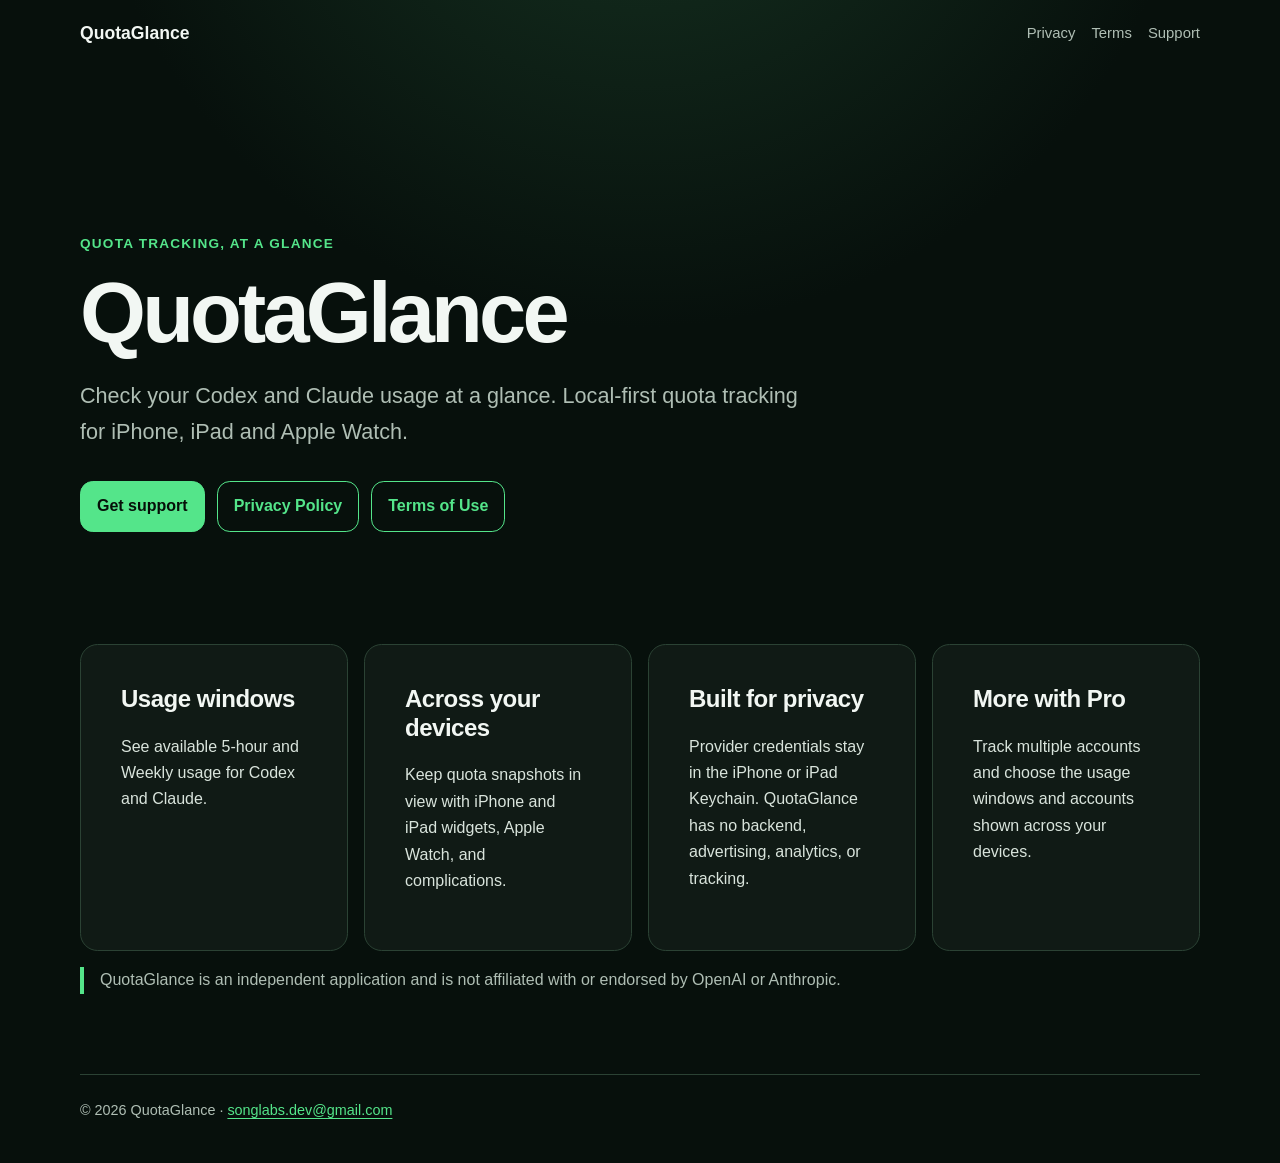
<file: index.html>
<!doctype html>
<html lang="en"><head><meta charset="utf-8"><meta name="viewport" content="width=device-width, initial-scale=1"><meta name="description" content="QuotaGlance — local-first quota tracking for Codex and Claude on iPhone, iPad, widgets, and Apple Watch."><title>QuotaGlance</title><link rel="stylesheet" href="assets/site.css"></head>
<body><header><a class="brand" href="./">QuotaGlance</a><nav aria-label="Main navigation"><a href="privacy/">Privacy</a><a href="terms/">Terms</a><a href="support/">Support</a></nav></header>
<main><section class="hero"><p class="eyebrow">Quota tracking, at a glance</p><h1>QuotaGlance</h1><p class="lead">Check your Codex and Claude usage at a glance. Local-first quota tracking for iPhone, iPad and Apple Watch.</p><div class="actions"><a class="button" href="support/">Get support</a><a class="button secondary" href="privacy/">Privacy Policy</a><a class="button secondary" href="terms/">Terms of Use</a></div></section>
<section class="grid" aria-label="Features"><article class="card"><h2>Usage windows</h2><p>See available 5-hour and Weekly usage for Codex and Claude.</p></article><article class="card"><h2>Across your devices</h2><p>Keep quota snapshots in view with iPhone and iPad widgets, Apple Watch, and complications.</p></article><article class="card"><h2>Built for privacy</h2><p>Provider credentials stay in the iPhone or iPad Keychain. QuotaGlance has no backend, advertising, analytics, or tracking.</p></article><article class="card"><h2>More with Pro</h2><p>Track multiple accounts and choose the usage windows and accounts shown across your devices.</p></article></section>
<p class="notice">QuotaGlance is an independent application and is not affiliated with or endorsed by OpenAI or Anthropic.</p></main>
<footer>© 2026 QuotaGlance · <a href="mailto:songlabs.dev@gmail.com">songlabs.dev@gmail.com</a></footer></body></html>
</file>
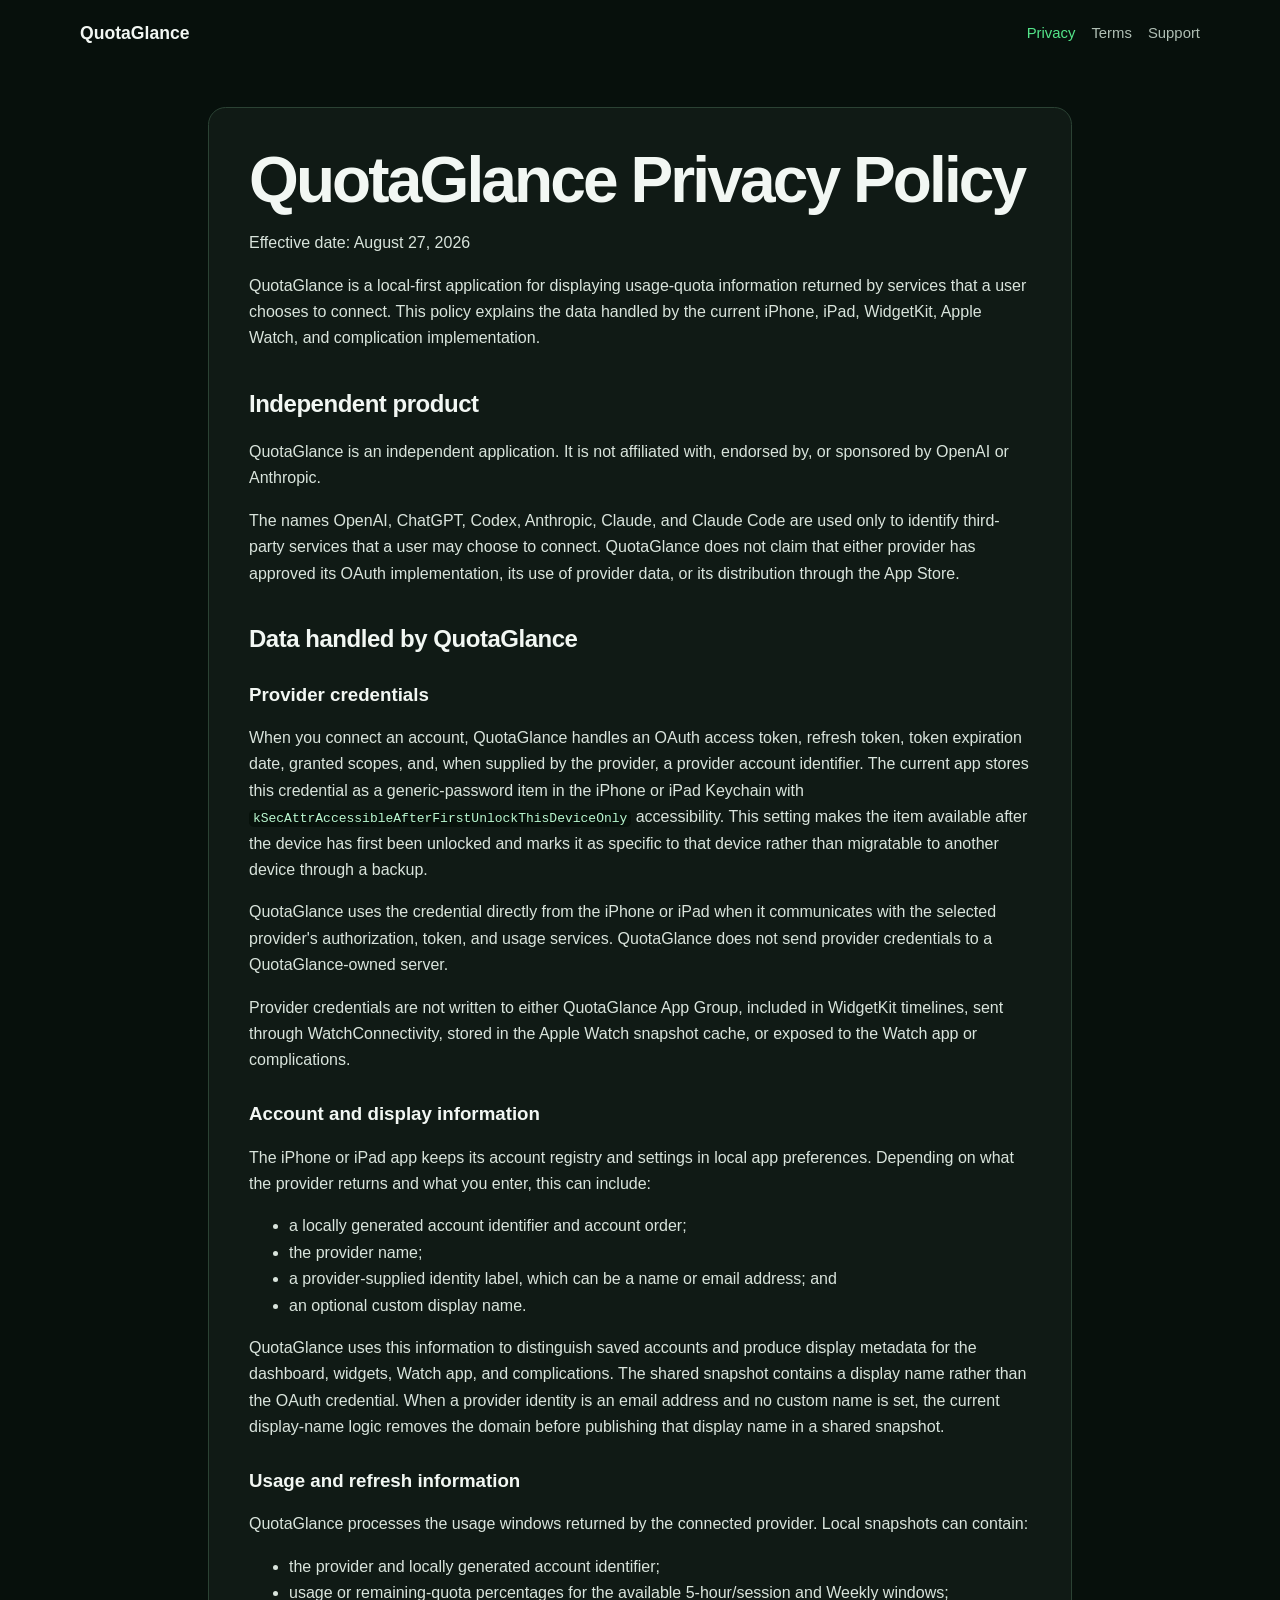
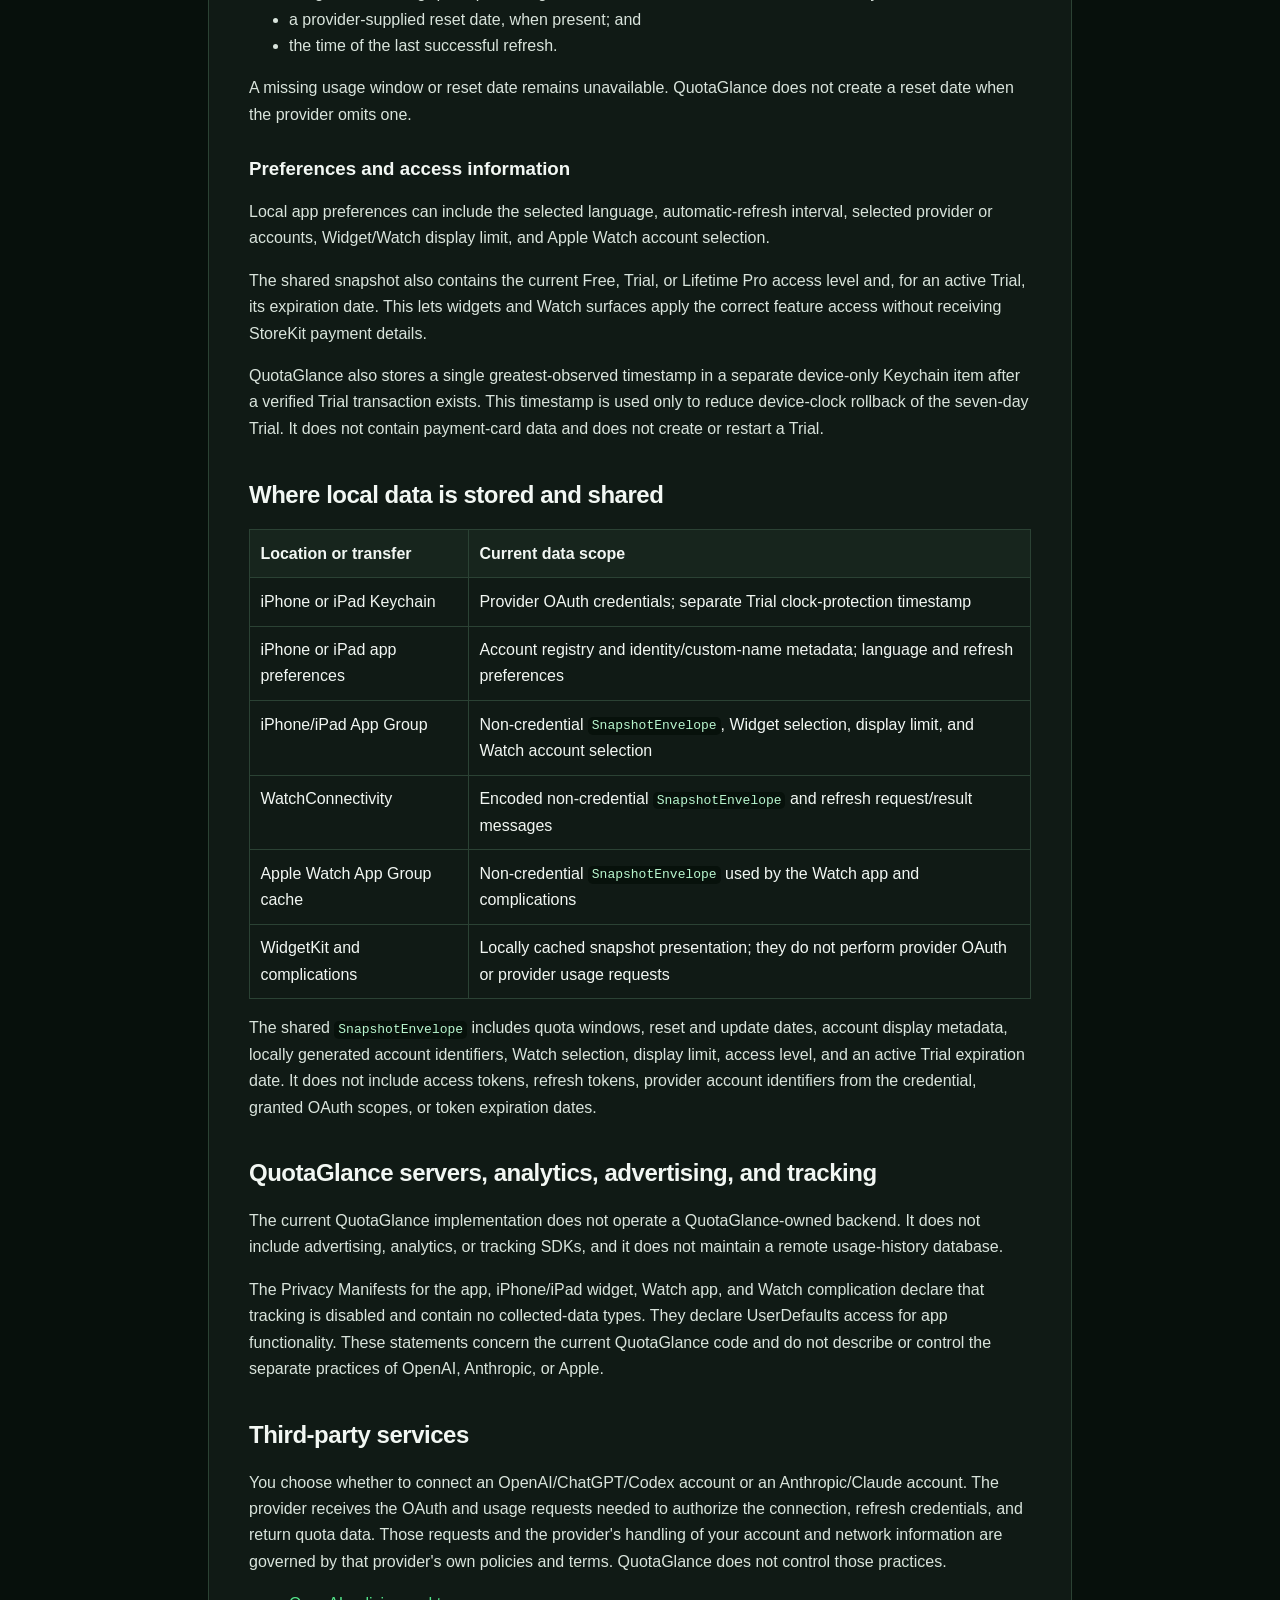
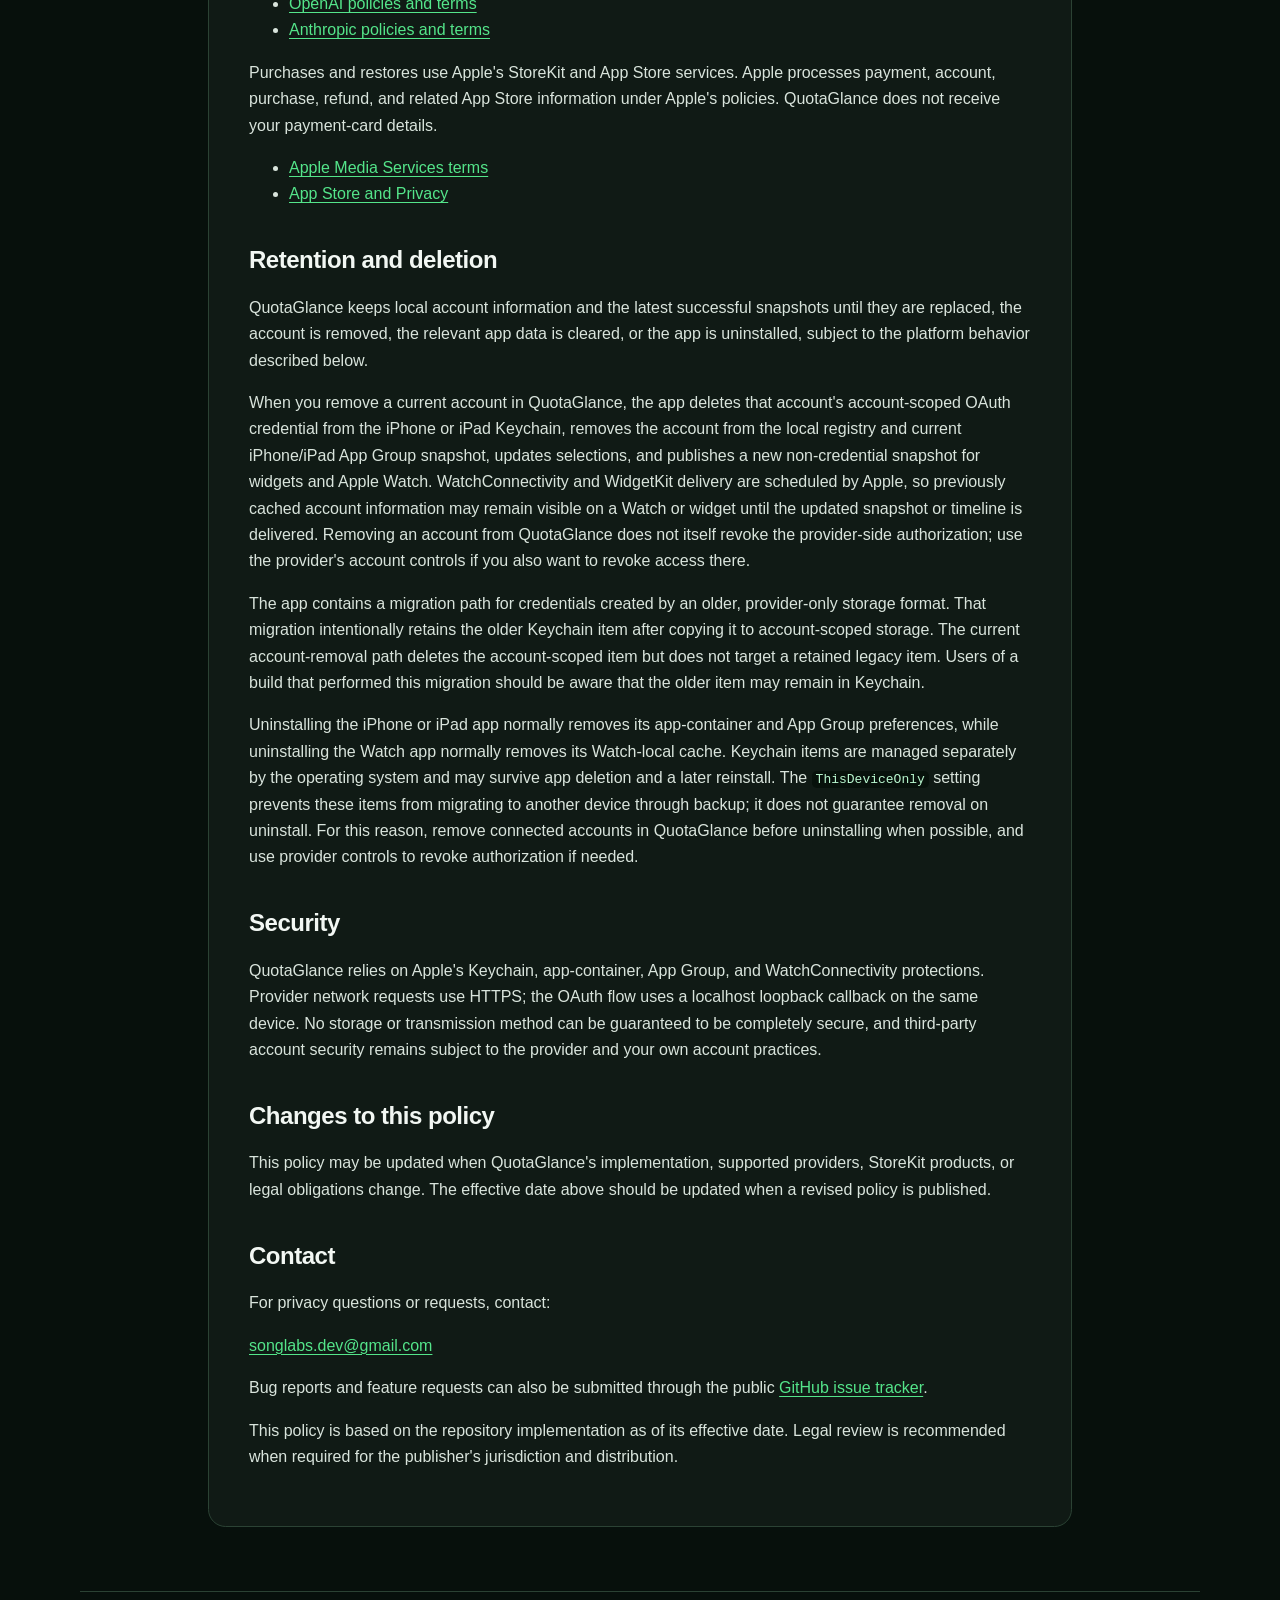
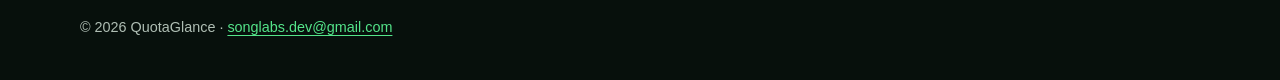
<file: privacy/index.html>
<!doctype html>
<html lang="en"><head><meta charset="utf-8"><meta name="viewport" content="width=device-width, initial-scale=1"><meta name="description" content="Privacy Policy · QuotaGlance"><title>Privacy Policy · QuotaGlance</title><link rel="stylesheet" href="../assets/site.css"></head>
<body><header><a class="brand" href="../">QuotaGlance</a><nav aria-label="Main navigation"><a href="../privacy/" aria-current="page">Privacy</a><a href="../terms/">Terms</a><a href="../support/">Support</a></nav></header>
<main><article class="legal"><h1>QuotaGlance Privacy Policy</h1>
<p>Effective date: August 27, 2026</p>
<p>QuotaGlance is a local-first application for displaying usage-quota information returned by services that a user chooses to connect. This policy explains the data handled by the current iPhone, iPad, WidgetKit, Apple Watch, and complication implementation.</p>
<h2>Independent product</h2>
<p>QuotaGlance is an independent application. It is not affiliated with, endorsed by, or sponsored by OpenAI or Anthropic.</p>
<p>The names OpenAI, ChatGPT, Codex, Anthropic, Claude, and Claude Code are used only to identify third-party services that a user may choose to connect. QuotaGlance does not claim that either provider has approved its OAuth implementation, its use of provider data, or its distribution through the App Store.</p>
<h2>Data handled by QuotaGlance</h2>
<h3>Provider credentials</h3>
<p>When you connect an account, QuotaGlance handles an OAuth access token, refresh token, token expiration date, granted scopes, and, when supplied by the provider, a provider account identifier. The current app stores this credential as a generic-password item in the iPhone or iPad Keychain with <code>kSecAttrAccessibleAfterFirstUnlockThisDeviceOnly</code> accessibility. This setting makes the item available after the device has first been unlocked and marks it as specific to that device rather than migratable to another device through a backup.</p>
<p>QuotaGlance uses the credential directly from the iPhone or iPad when it communicates with the selected provider's authorization, token, and usage services. QuotaGlance does not send provider credentials to a QuotaGlance-owned server.</p>
<p>Provider credentials are not written to either QuotaGlance App Group, included in WidgetKit timelines, sent through WatchConnectivity, stored in the Apple Watch snapshot cache, or exposed to the Watch app or complications.</p>
<h3>Account and display information</h3>
<p>The iPhone or iPad app keeps its account registry and settings in local app preferences. Depending on what the provider returns and what you enter, this can include:</p>
<ul><li>a locally generated account identifier and account order;</li><li>the provider name;</li><li>a provider-supplied identity label, which can be a name or email address; and</li><li>an optional custom display name.</li></ul>
<p>QuotaGlance uses this information to distinguish saved accounts and produce display metadata for the dashboard, widgets, Watch app, and complications. The shared snapshot contains a display name rather than the OAuth credential. When a provider identity is an email address and no custom name is set, the current display-name logic removes the domain before publishing that display name in a shared snapshot.</p>
<h3>Usage and refresh information</h3>
<p>QuotaGlance processes the usage windows returned by the connected provider. Local snapshots can contain:</p>
<ul><li>the provider and locally generated account identifier;</li><li>usage or remaining-quota percentages for the available 5-hour/session and Weekly windows;</li><li>a provider-supplied reset date, when present; and</li><li>the time of the last successful refresh.</li></ul>
<p>A missing usage window or reset date remains unavailable. QuotaGlance does not create a reset date when the provider omits one.</p>
<h3>Preferences and access information</h3>
<p>Local app preferences can include the selected language, automatic-refresh interval, selected provider or accounts, Widget/Watch display limit, and Apple Watch account selection.</p>
<p>The shared snapshot also contains the current Free, Trial, or Lifetime Pro access level and, for an active Trial, its expiration date. This lets widgets and Watch surfaces apply the correct feature access without receiving StoreKit payment details.</p>
<p>QuotaGlance also stores a single greatest-observed timestamp in a separate device-only Keychain item after a verified Trial transaction exists. This timestamp is used only to reduce device-clock rollback of the seven-day Trial. It does not contain payment-card data and does not create or restart a Trial.</p>
<h2>Where local data is stored and shared</h2>
<table><thead><tr><th>Location or transfer</th><th>Current data scope</th></tr></thead><tbody>
<tr><td>iPhone or iPad Keychain</td><td>Provider OAuth credentials; separate Trial clock-protection timestamp</td></tr>
<tr><td>iPhone or iPad app preferences</td><td>Account registry and identity/custom-name metadata; language and refresh preferences</td></tr>
<tr><td>iPhone/iPad App Group</td><td>Non-credential <code>SnapshotEnvelope</code>, Widget selection, display limit, and Watch account selection</td></tr>
<tr><td>WatchConnectivity</td><td>Encoded non-credential <code>SnapshotEnvelope</code> and refresh request/result messages</td></tr>
<tr><td>Apple Watch App Group cache</td><td>Non-credential <code>SnapshotEnvelope</code> used by the Watch app and complications</td></tr>
<tr><td>WidgetKit and complications</td><td>Locally cached snapshot presentation; they do not perform provider OAuth or provider usage requests</td></tr>
</tbody></table>
<p>The shared <code>SnapshotEnvelope</code> includes quota windows, reset and update dates, account display metadata, locally generated account identifiers, Watch selection, display limit, access level, and an active Trial expiration date. It does not include access tokens, refresh tokens, provider account identifiers from the credential, granted OAuth scopes, or token expiration dates.</p>
<h2>QuotaGlance servers, analytics, advertising, and tracking</h2>
<p>The current QuotaGlance implementation does not operate a QuotaGlance-owned backend. It does not include advertising, analytics, or tracking SDKs, and it does not maintain a remote usage-history database.</p>
<p>The Privacy Manifests for the app, iPhone/iPad widget, Watch app, and Watch complication declare that tracking is disabled and contain no collected-data types. They declare UserDefaults access for app functionality. These statements concern the current QuotaGlance code and do not describe or control the separate practices of OpenAI, Anthropic, or Apple.</p>
<h2>Third-party services</h2>
<p>You choose whether to connect an OpenAI/ChatGPT/Codex account or an Anthropic/Claude account. The provider receives the OAuth and usage requests needed to authorize the connection, refresh credentials, and return quota data. Those requests and the provider's handling of your account and network information are governed by that provider's own policies and terms. QuotaGlance does not control those practices.</p>
<ul><li><a href="https://openai.com/policies/">OpenAI policies and terms</a></li><li><a href="https://privacy.anthropic.com/en/collections/10672414-policies-terms-of-service">Anthropic policies and terms</a></li></ul>
<p>Purchases and restores use Apple's StoreKit and App Store services. Apple processes payment, account, purchase, refund, and related App Store information under Apple's policies. QuotaGlance does not receive your payment-card details.</p>
<ul><li><a href="https://www.apple.com/legal/internet-services/">Apple Media Services terms</a></li><li><a href="https://www.apple.com/legal/privacy/data/en/appstore/">App Store and Privacy</a></li></ul>
<h2>Retention and deletion</h2>
<p>QuotaGlance keeps local account information and the latest successful snapshots until they are replaced, the account is removed, the relevant app data is cleared, or the app is uninstalled, subject to the platform behavior described below.</p>
<p>When you remove a current account in QuotaGlance, the app deletes that account's account-scoped OAuth credential from the iPhone or iPad Keychain, removes the account from the local registry and current iPhone/iPad App Group snapshot, updates selections, and publishes a new non-credential snapshot for widgets and Apple Watch. WatchConnectivity and WidgetKit delivery are scheduled by Apple, so previously cached account information may remain visible on a Watch or widget until the updated snapshot or timeline is delivered. Removing an account from QuotaGlance does not itself revoke the provider-side authorization; use the provider's account controls if you also want to revoke access there.</p>
<p>The app contains a migration path for credentials created by an older, provider-only storage format. That migration intentionally retains the older Keychain item after copying it to account-scoped storage. The current account-removal path deletes the account-scoped item but does not target a retained legacy item. Users of a build that performed this migration should be aware that the older item may remain in Keychain.</p>
<p>Uninstalling the iPhone or iPad app normally removes its app-container and App Group preferences, while uninstalling the Watch app normally removes its Watch-local cache. Keychain items are managed separately by the operating system and may survive app deletion and a later reinstall. The <code>ThisDeviceOnly</code> setting prevents these items from migrating to another device through backup; it does not guarantee removal on uninstall. For this reason, remove connected accounts in QuotaGlance before uninstalling when possible, and use provider controls to revoke authorization if needed.</p>
<h2>Security</h2>
<p>QuotaGlance relies on Apple's Keychain, app-container, App Group, and WatchConnectivity protections. Provider network requests use HTTPS; the OAuth flow uses a localhost loopback callback on the same device. No storage or transmission method can be guaranteed to be completely secure, and third-party account security remains subject to the provider and your own account practices.</p>
<h2>Changes to this policy</h2>
<p>This policy may be updated when QuotaGlance's implementation, supported providers, StoreKit products, or legal obligations change. The effective date above should be updated when a revised policy is published.</p>
<h2>Contact</h2>
<p>For privacy questions or requests, contact:</p>
<p><a href="mailto:songlabs.dev@gmail.com">songlabs.dev@gmail.com</a></p>
<p>Bug reports and feature requests can also be submitted through the public <a href="https://github.com/songlabs/QuotaGlance/issues">GitHub issue tracker</a>.</p>
<p>This policy is based on the repository implementation as of its effective date. Legal review is recommended when required for the publisher's jurisdiction and distribution.</p></article></main>
<footer>© 2026 QuotaGlance · <a href="mailto:songlabs.dev@gmail.com">songlabs.dev@gmail.com</a></footer></body></html>
</file>
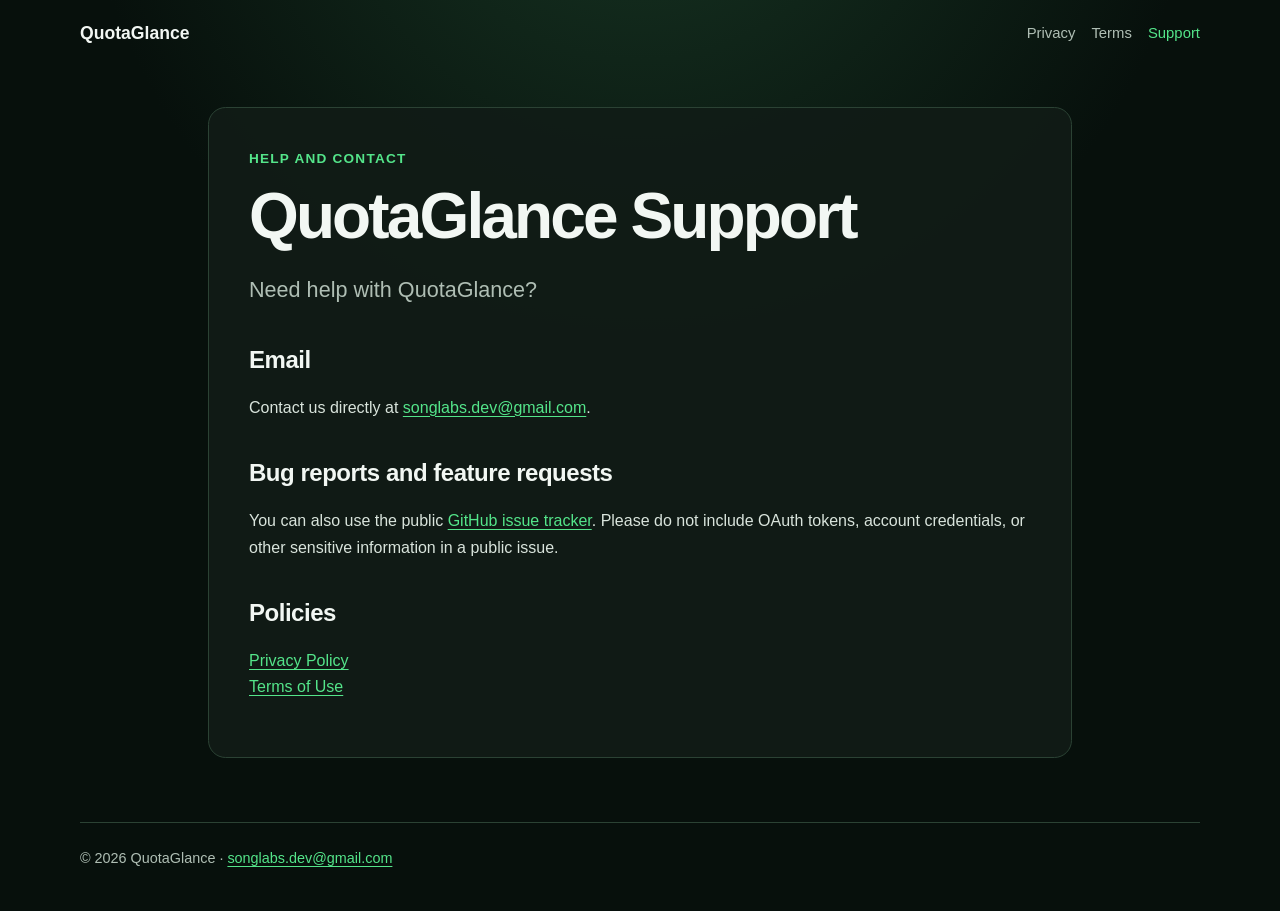
<file: support/index.html>
<!doctype html><html lang="en"><head><meta charset="utf-8"><meta name="viewport" content="width=device-width, initial-scale=1"><meta name="description" content="Contact QuotaGlance Support."><title>Support · QuotaGlance</title><link rel="stylesheet" href="../assets/site.css"></head><body>
<header><a class="brand" href="../">QuotaGlance</a><nav aria-label="Main navigation"><a href="../privacy/">Privacy</a><a href="../terms/">Terms</a><a href="./" aria-current="page">Support</a></nav></header>
<main><section class="legal"><p class="eyebrow">Help and contact</p><h1>QuotaGlance Support</h1><p class="lead">Need help with QuotaGlance?</p><h2>Email</h2><p>Contact us directly at <a href="mailto:songlabs.dev@gmail.com">songlabs.dev@gmail.com</a>.</p><h2>Bug reports and feature requests</h2><p>You can also use the public <a href="https://github.com/songlabs/QuotaGlance/issues">GitHub issue tracker</a>. Please do not include OAuth tokens, account credentials, or other sensitive information in a public issue.</p><h2>Policies</h2><p><a href="../privacy/">Privacy Policy</a><br><a href="../terms/">Terms of Use</a></p></section></main>
<footer>© 2026 QuotaGlance · <a href="mailto:songlabs.dev@gmail.com">songlabs.dev@gmail.com</a></footer></body></html>
</file>
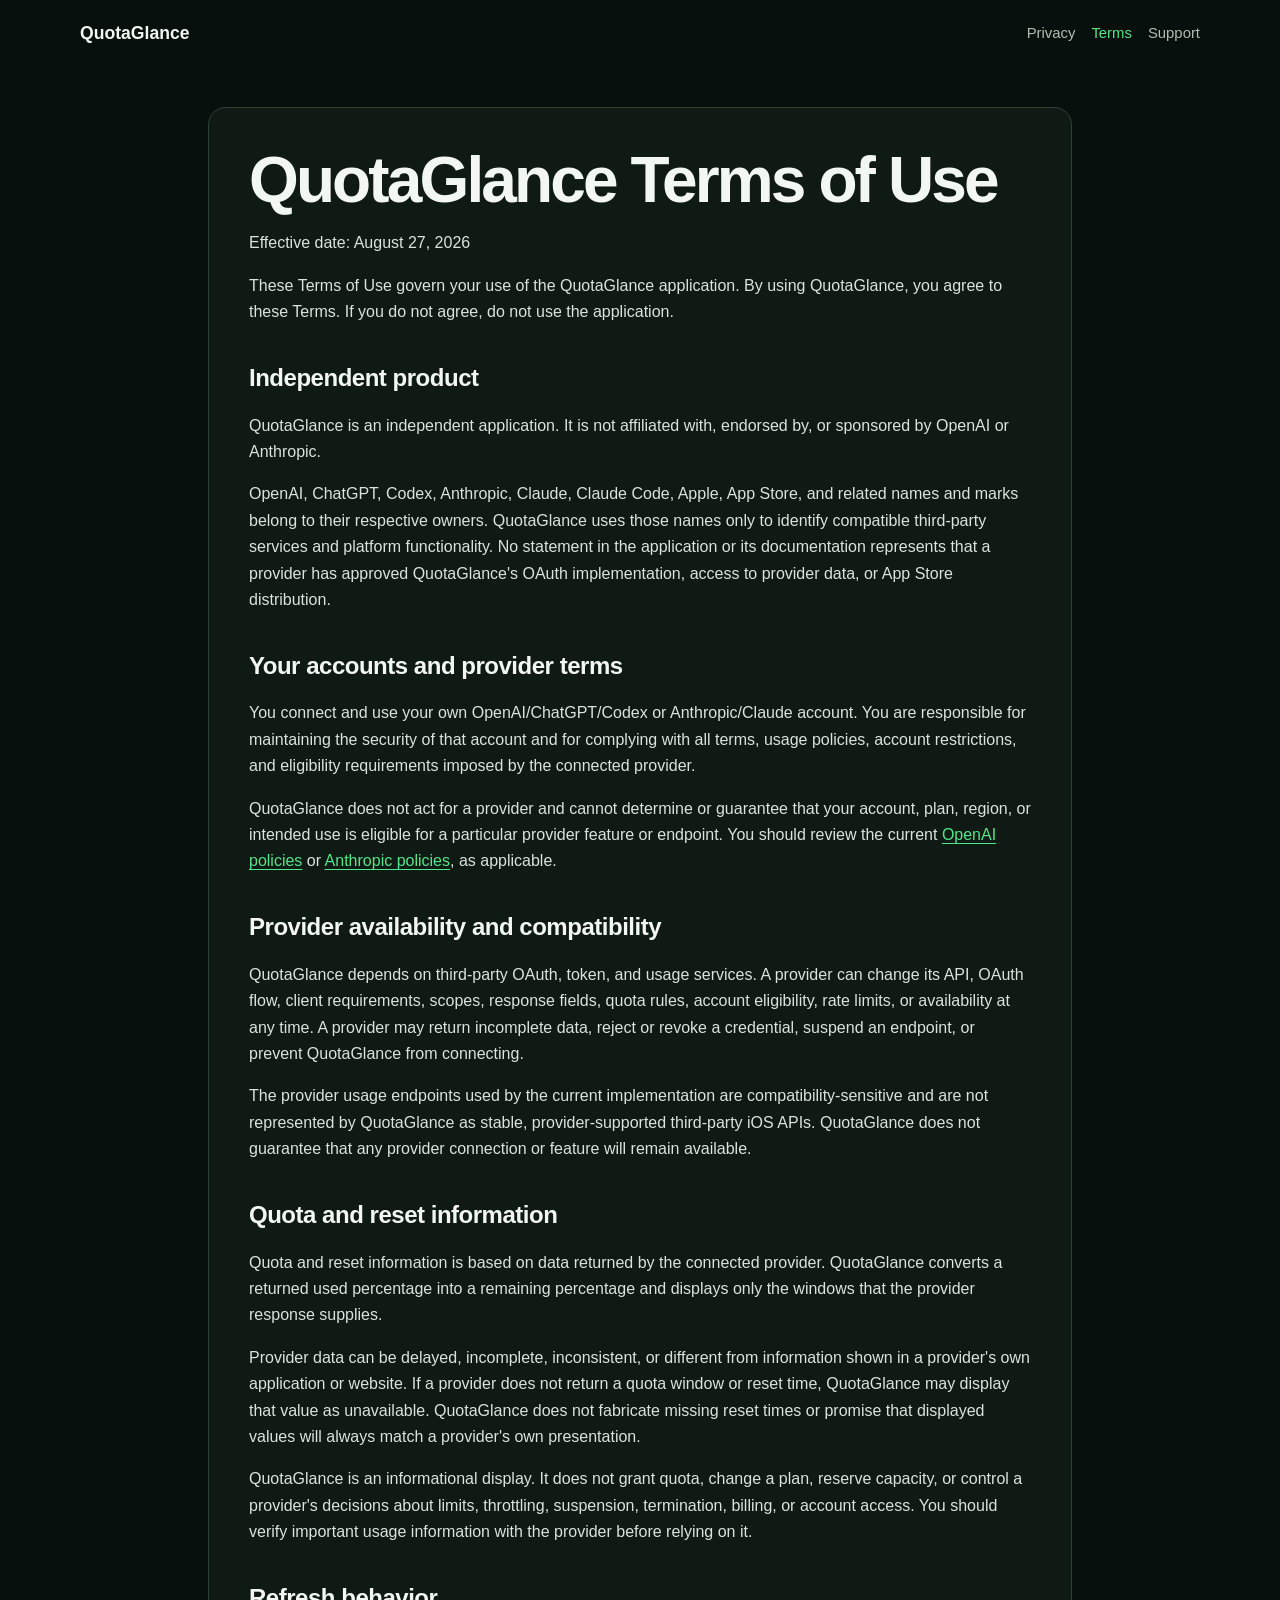
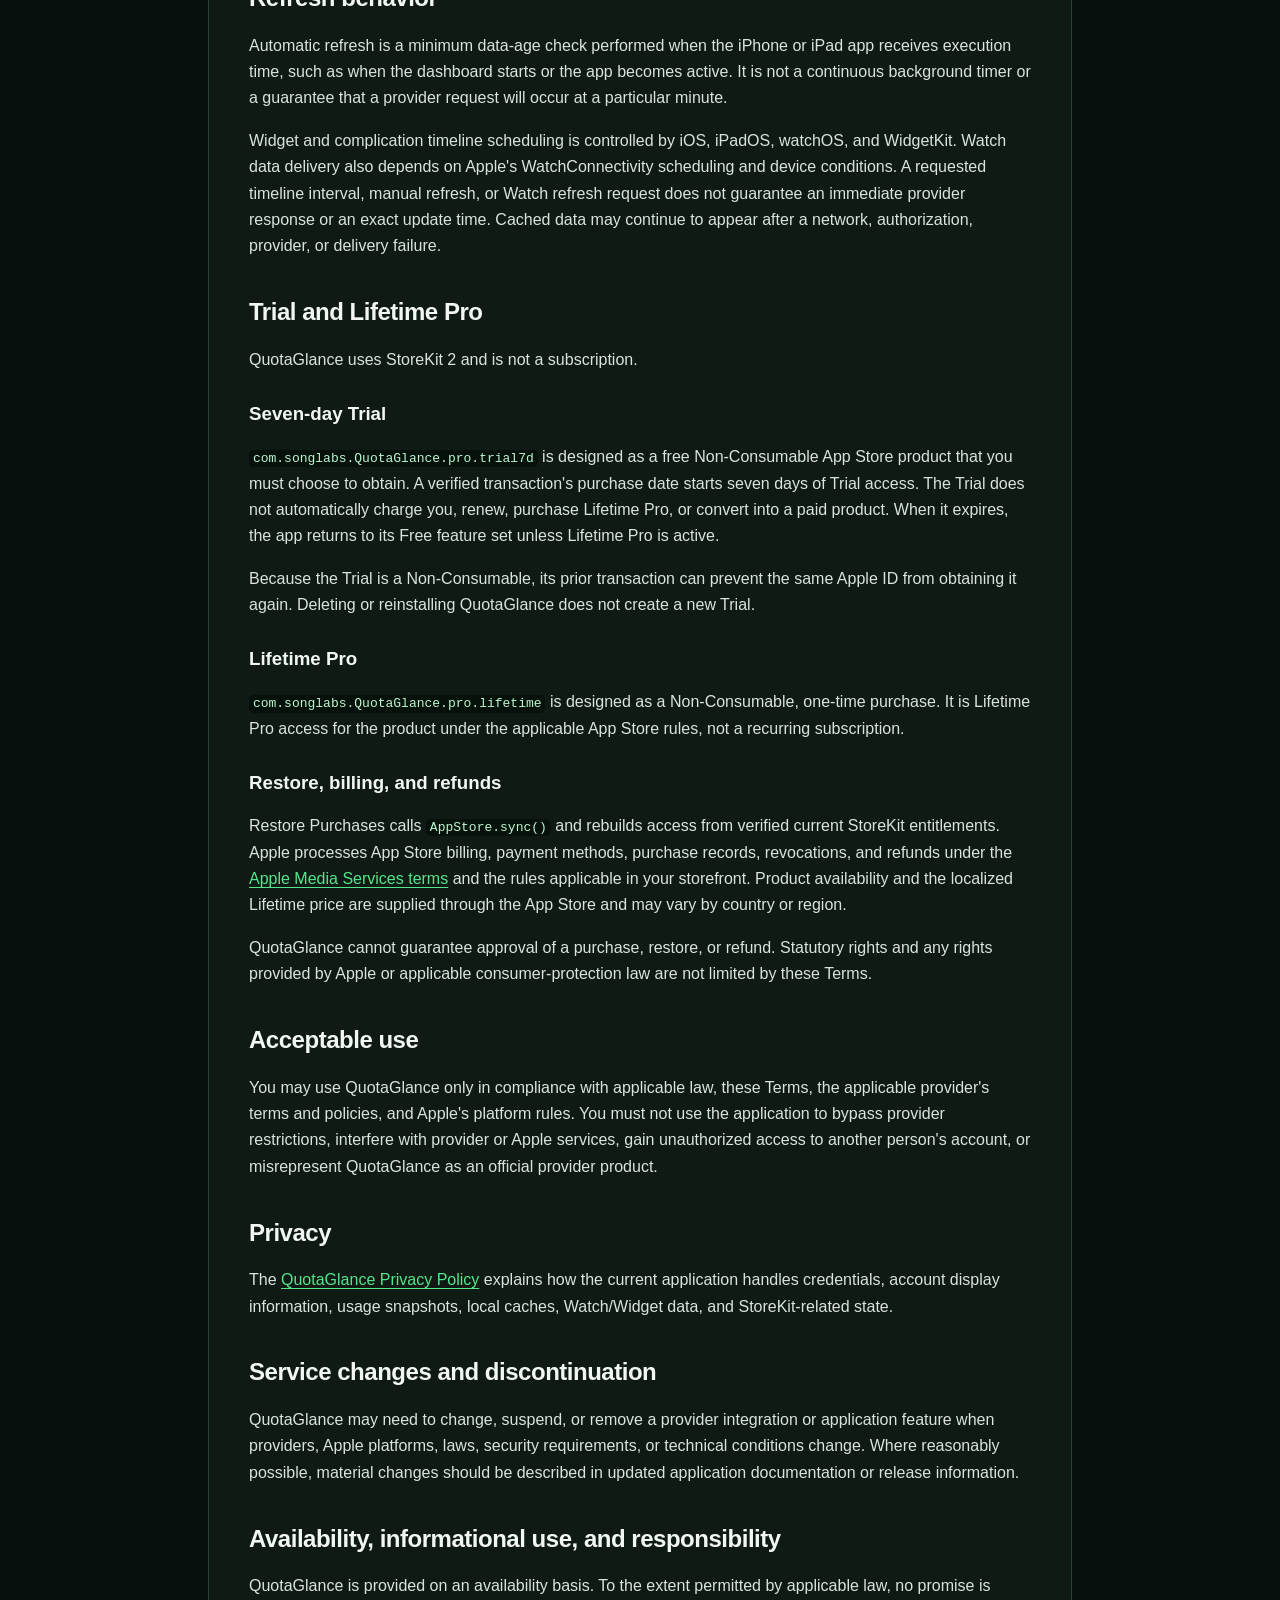
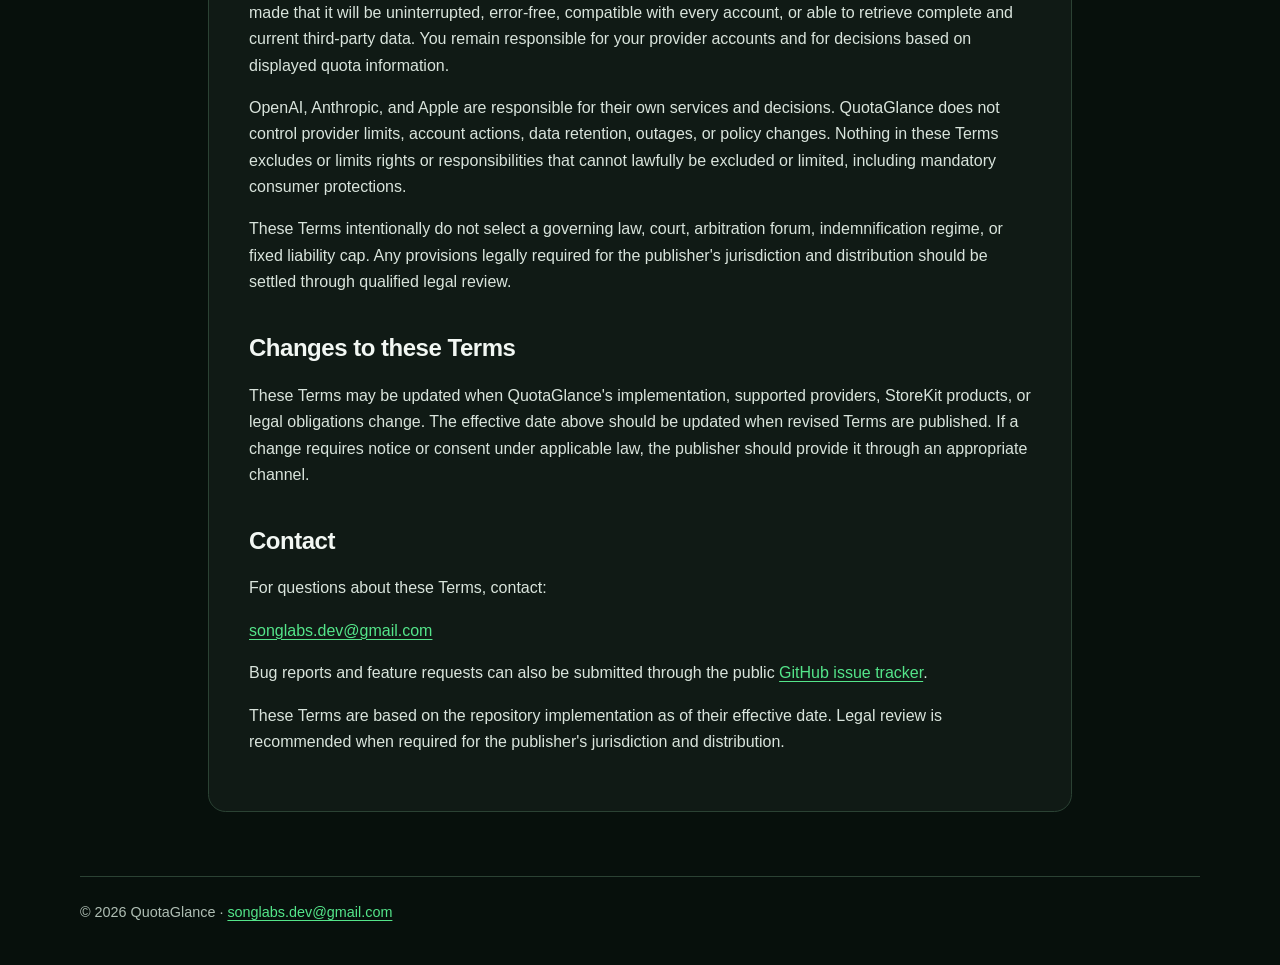
<file: terms/index.html>
<!doctype html>
<html lang="en"><head><meta charset="utf-8"><meta name="viewport" content="width=device-width, initial-scale=1"><meta name="description" content="Terms of Use · QuotaGlance"><title>Terms of Use · QuotaGlance</title><link rel="stylesheet" href="../assets/site.css"></head>
<body><header><a class="brand" href="../">QuotaGlance</a><nav aria-label="Main navigation"><a href="../privacy/">Privacy</a><a href="../terms/" aria-current="page">Terms</a><a href="../support/">Support</a></nav></header>
<main><article class="legal"><h1>QuotaGlance Terms of Use</h1>
<p>Effective date: August 27, 2026</p>
<p>These Terms of Use govern your use of the QuotaGlance application. By using QuotaGlance, you agree to these Terms. If you do not agree, do not use the application.</p>
<h2>Independent product</h2>
<p>QuotaGlance is an independent application. It is not affiliated with, endorsed by, or sponsored by OpenAI or Anthropic.</p>
<p>OpenAI, ChatGPT, Codex, Anthropic, Claude, Claude Code, Apple, App Store, and related names and marks belong to their respective owners. QuotaGlance uses those names only to identify compatible third-party services and platform functionality. No statement in the application or its documentation represents that a provider has approved QuotaGlance's OAuth implementation, access to provider data, or App Store distribution.</p>
<h2>Your accounts and provider terms</h2>
<p>You connect and use your own OpenAI/ChatGPT/Codex or Anthropic/Claude account. You are responsible for maintaining the security of that account and for complying with all terms, usage policies, account restrictions, and eligibility requirements imposed by the connected provider.</p>
<p>QuotaGlance does not act for a provider and cannot determine or guarantee that your account, plan, region, or intended use is eligible for a particular provider feature or endpoint. You should review the current <a href="https://openai.com/policies/">OpenAI policies</a> or <a href="https://privacy.anthropic.com/en/collections/10672414-policies-terms-of-service">Anthropic policies</a>, as applicable.</p>
<h2>Provider availability and compatibility</h2>
<p>QuotaGlance depends on third-party OAuth, token, and usage services. A provider can change its API, OAuth flow, client requirements, scopes, response fields, quota rules, account eligibility, rate limits, or availability at any time. A provider may return incomplete data, reject or revoke a credential, suspend an endpoint, or prevent QuotaGlance from connecting.</p>
<p>The provider usage endpoints used by the current implementation are compatibility-sensitive and are not represented by QuotaGlance as stable, provider-supported third-party iOS APIs. QuotaGlance does not guarantee that any provider connection or feature will remain available.</p>
<h2>Quota and reset information</h2>
<p>Quota and reset information is based on data returned by the connected provider. QuotaGlance converts a returned used percentage into a remaining percentage and displays only the windows that the provider response supplies.</p>
<p>Provider data can be delayed, incomplete, inconsistent, or different from information shown in a provider's own application or website. If a provider does not return a quota window or reset time, QuotaGlance may display that value as unavailable. QuotaGlance does not fabricate missing reset times or promise that displayed values will always match a provider's own presentation.</p>
<p>QuotaGlance is an informational display. It does not grant quota, change a plan, reserve capacity, or control a provider's decisions about limits, throttling, suspension, termination, billing, or account access. You should verify important usage information with the provider before relying on it.</p>
<h2>Refresh behavior</h2>
<p>Automatic refresh is a minimum data-age check performed when the iPhone or iPad app receives execution time, such as when the dashboard starts or the app becomes active. It is not a continuous background timer or a guarantee that a provider request will occur at a particular minute.</p>
<p>Widget and complication timeline scheduling is controlled by iOS, iPadOS, watchOS, and WidgetKit. Watch data delivery also depends on Apple's WatchConnectivity scheduling and device conditions. A requested timeline interval, manual refresh, or Watch refresh request does not guarantee an immediate provider response or an exact update time. Cached data may continue to appear after a network, authorization, provider, or delivery failure.</p>
<h2>Trial and Lifetime Pro</h2>
<p>QuotaGlance uses StoreKit 2 and is not a subscription.</p>
<h3>Seven-day Trial</h3>
<p><code>com.songlabs.QuotaGlance.pro.trial7d</code> is designed as a free Non-Consumable App Store product that you must choose to obtain. A verified transaction's purchase date starts seven days of Trial access. The Trial does not automatically charge you, renew, purchase Lifetime Pro, or convert into a paid product. When it expires, the app returns to its Free feature set unless Lifetime Pro is active.</p>
<p>Because the Trial is a Non-Consumable, its prior transaction can prevent the same Apple ID from obtaining it again. Deleting or reinstalling QuotaGlance does not create a new Trial.</p>
<h3>Lifetime Pro</h3>
<p><code>com.songlabs.QuotaGlance.pro.lifetime</code> is designed as a Non-Consumable, one-time purchase. It is Lifetime Pro access for the product under the applicable App Store rules, not a recurring subscription.</p>
<h3>Restore, billing, and refunds</h3>
<p>Restore Purchases calls <code>AppStore.sync()</code> and rebuilds access from verified current StoreKit entitlements. Apple processes App Store billing, payment methods, purchase records, revocations, and refunds under the <a href="https://www.apple.com/legal/internet-services/">Apple Media Services terms</a> and the rules applicable in your storefront. Product availability and the localized Lifetime price are supplied through the App Store and may vary by country or region.</p>
<p>QuotaGlance cannot guarantee approval of a purchase, restore, or refund. Statutory rights and any rights provided by Apple or applicable consumer-protection law are not limited by these Terms.</p>
<h2>Acceptable use</h2>
<p>You may use QuotaGlance only in compliance with applicable law, these Terms, the applicable provider's terms and policies, and Apple's platform rules. You must not use the application to bypass provider restrictions, interfere with provider or Apple services, gain unauthorized access to another person's account, or misrepresent QuotaGlance as an official provider product.</p>
<h2>Privacy</h2>
<p>The <a href="../privacy/">QuotaGlance Privacy Policy</a> explains how the current application handles credentials, account display information, usage snapshots, local caches, Watch/Widget data, and StoreKit-related state.</p>
<h2>Service changes and discontinuation</h2>
<p>QuotaGlance may need to change, suspend, or remove a provider integration or application feature when providers, Apple platforms, laws, security requirements, or technical conditions change. Where reasonably possible, material changes should be described in updated application documentation or release information.</p>
<h2>Availability, informational use, and responsibility</h2>
<p>QuotaGlance is provided on an availability basis. To the extent permitted by applicable law, no promise is made that it will be uninterrupted, error-free, compatible with every account, or able to retrieve complete and current third-party data. You remain responsible for your provider accounts and for decisions based on displayed quota information.</p>
<p>OpenAI, Anthropic, and Apple are responsible for their own services and decisions. QuotaGlance does not control provider limits, account actions, data retention, outages, or policy changes. Nothing in these Terms excludes or limits rights or responsibilities that cannot lawfully be excluded or limited, including mandatory consumer protections.</p>
<p>These Terms intentionally do not select a governing law, court, arbitration forum, indemnification regime, or fixed liability cap. Any provisions legally required for the publisher's jurisdiction and distribution should be settled through qualified legal review.</p>
<h2>Changes to these Terms</h2>
<p>These Terms may be updated when QuotaGlance's implementation, supported providers, StoreKit products, or legal obligations change. The effective date above should be updated when revised Terms are published. If a change requires notice or consent under applicable law, the publisher should provide it through an appropriate channel.</p>
<h2>Contact</h2>
<p>For questions about these Terms, contact:</p>
<p><a href="mailto:songlabs.dev@gmail.com">songlabs.dev@gmail.com</a></p>
<p>Bug reports and feature requests can also be submitted through the public <a href="https://github.com/songlabs/QuotaGlance/issues">GitHub issue tracker</a>.</p>
<p>These Terms are based on the repository implementation as of their effective date. Legal review is recommended when required for the publisher's jurisdiction and distribution.</p></article></main>
<footer>© 2026 QuotaGlance · <a href="mailto:songlabs.dev@gmail.com">songlabs.dev@gmail.com</a></footer></body></html>
</file>
<file: assets/site.css>
:root {
  color-scheme: dark;
  --background: #07100c;
  --surface: #111c16;
  --surface-raised: #17251d;
  --text: #f2f7f3;
  --muted: #afbeb4;
  --accent: #54e58a;
  --border: #2b4234;
  font-family: -apple-system, BlinkMacSystemFont, "Segoe UI", sans-serif;
}
* { box-sizing: border-box; }
html { background: var(--background); }
body { margin: 0; background: radial-gradient(circle at 50% -20%, #173523 0, var(--background) 35rem); color: var(--text); line-height: 1.65; }
a { color: var(--accent); text-decoration-thickness: .08em; text-underline-offset: .18em; overflow-wrap: anywhere; }
a:hover { color: #8ff6b5; }
header, main, footer { width: min(100% - 2rem, 70rem); margin-inline: auto; }
header { display: flex; align-items: center; justify-content: space-between; gap: 1rem; padding-block: 1.2rem; }
.brand { color: var(--text); font-size: 1.1rem; font-weight: 750; text-decoration: none; }
nav { display: flex; flex-wrap: wrap; justify-content: flex-end; gap: .5rem 1rem; }
nav a { color: var(--muted); font-size: .93rem; text-decoration: none; }
nav a:hover, nav a[aria-current="page"] { color: var(--accent); }
main { padding-block: 2.5rem 4rem; }
.hero { max-width: 50rem; padding-block: clamp(3rem, 10vw, 7rem); }
.eyebrow { color: var(--accent); font-size: .85rem; font-weight: 700; letter-spacing: .09em; text-transform: uppercase; }
h1 { margin: .2rem 0 1rem; font-size: clamp(2.5rem, 10vw, 5.3rem); line-height: 1.03; letter-spacing: -.045em; }
.legal h1 { font-size: clamp(2.2rem, 7vw, 4rem); }
h2 { margin-top: 2.4rem; line-height: 1.2; letter-spacing: -.02em; }
h3 { margin-top: 1.8rem; line-height: 1.25; }
p, li { color: #d9e4dc; }
.lead { max-width: 45rem; color: var(--muted); font-size: clamp(1.1rem, 3vw, 1.35rem); }
.actions { display: flex; flex-wrap: wrap; gap: .75rem; margin-top: 2rem; }
.button { display: inline-block; border: 1px solid var(--accent); border-radius: .8rem; padding: .7rem 1rem; color: #061009; background: var(--accent); font-weight: 700; text-decoration: none; }
.button.secondary { color: var(--accent); background: transparent; }
.grid { display: grid; grid-template-columns: repeat(auto-fit, minmax(min(100%, 15rem), 1fr)); gap: 1rem; }
.card, .legal { border: 1px solid var(--border); border-radius: 1.1rem; background: rgba(17, 28, 22, .92); padding: clamp(1.25rem, 4vw, 2.5rem); }
.card h2, .card h3 { margin-top: 0; }
.notice { border-left: .25rem solid var(--accent); padding-left: 1rem; color: var(--muted); }
.legal { max-width: 54rem; margin-inline: auto; }
.legal > :first-child { margin-top: 0; }
code { border-radius: .3rem; padding: .1em .3em; background: #07110b; color: #b9f7cf; overflow-wrap: anywhere; }
table { width: 100%; border-collapse: collapse; display: block; overflow-x: auto; }
th, td { border: 1px solid var(--border); padding: .65rem; text-align: left; vertical-align: top; }
th { background: var(--surface-raised); }
footer { border-top: 1px solid var(--border); padding-block: 1.5rem 2.5rem; color: var(--muted); font-size: .9rem; }
@media (max-width: 38rem) { header { align-items: flex-start; flex-direction: column; } nav { justify-content: flex-start; } main { padding-top: 1rem; } }
</file>
